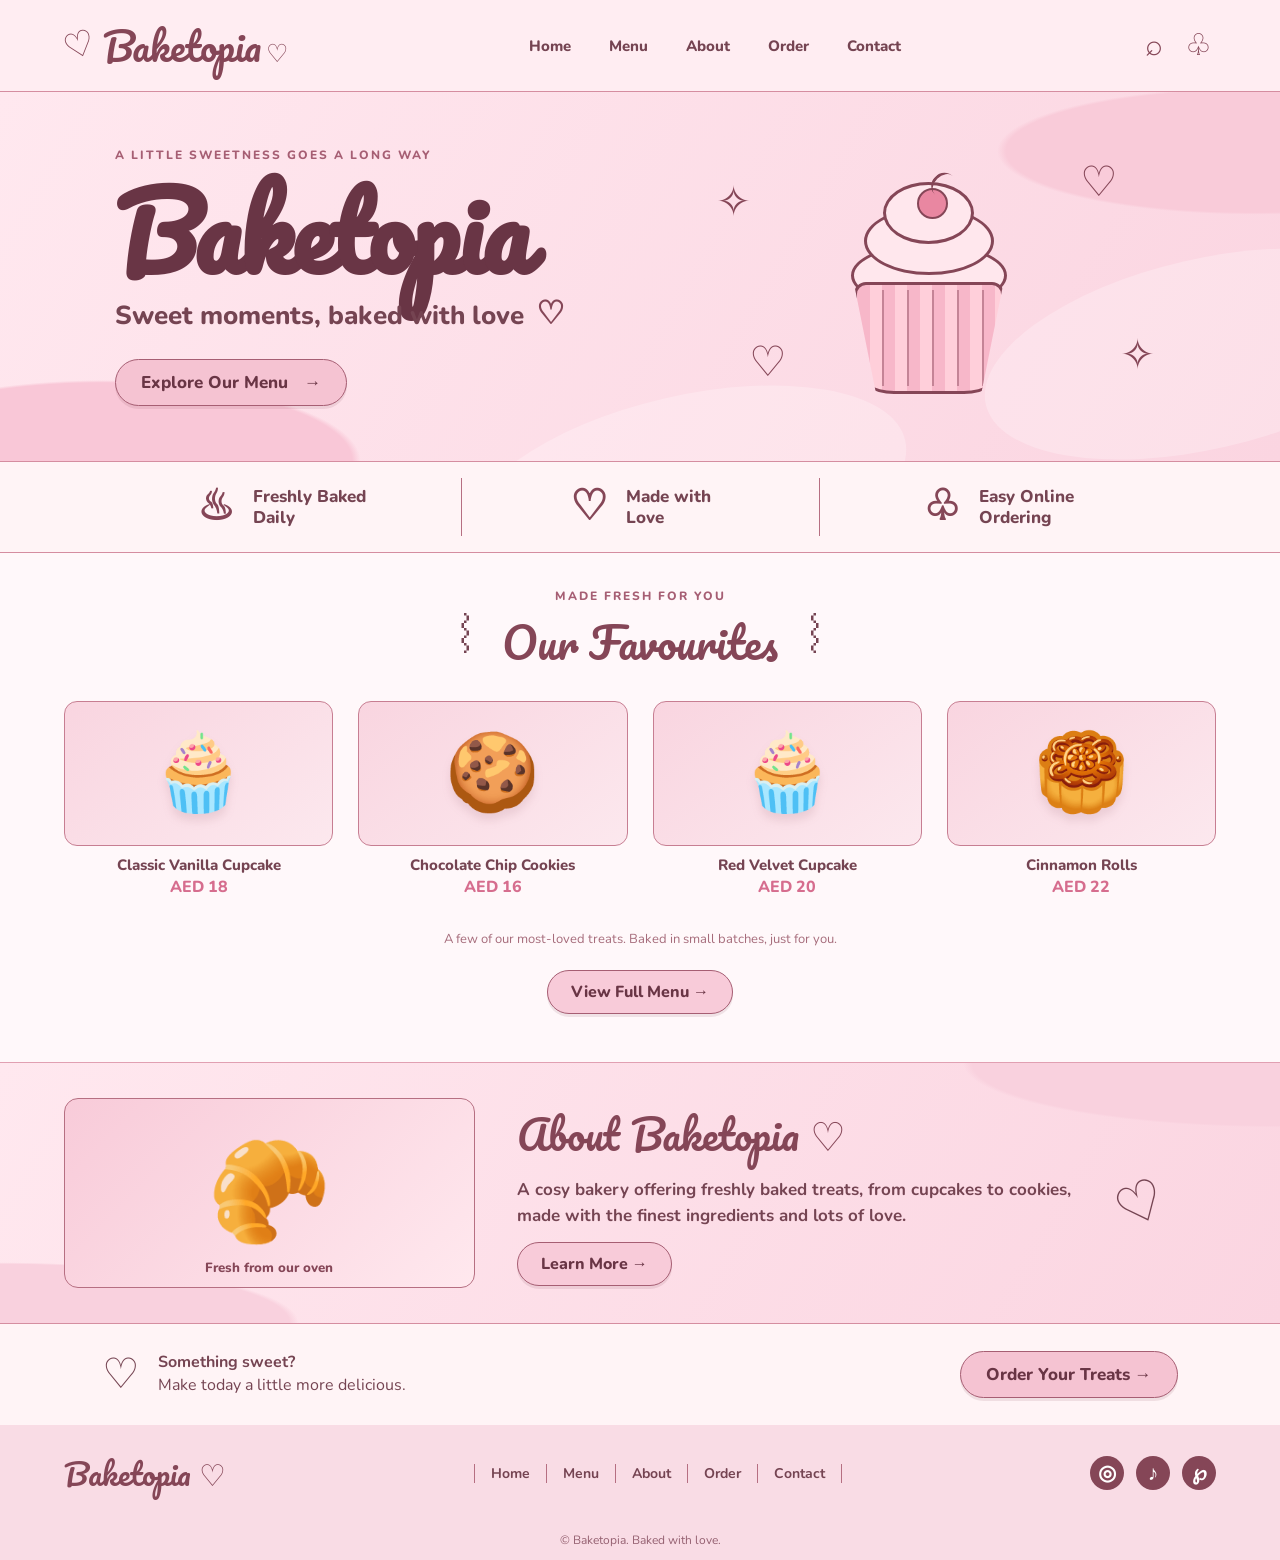
<file: index.html>
<!DOCTYPE html><html lang="en"><head><meta charset="UTF-8"><meta name="viewport" content="width=device-width, initial-scale=1.0"><meta name="description" content="Baketopia — sweet moments, baked with love."><title>Home | Baketopia</title><link rel="preconnect" href="https://fonts.googleapis.com"><link rel="preconnect" href="https://fonts.gstatic.com" crossorigin><link href="https://fonts.googleapis.com/css2?family=Nunito:wght@400;500;600;700;800&family=Pacifico&display=swap" rel="stylesheet"><link rel="stylesheet" href="style.css"><script src="script.js" defer></script></head><body data-page="home"><header class="site-header" id="home"><a class="brand" href="index.html" aria-label="Baketopia home"><span class="brand-mark">♡</span><span>Baketopia<span class="brand-heart">♡</span></span></a><button class="menu-toggle" aria-label="Open navigation" aria-expanded="false">☰</button><nav class="main-nav" aria-label="Main navigation"><a href="index.html" data-page="home">Home</a><a href="menu.html" data-page="menu">Menu</a><a href="about.html" data-page="about">About</a><a href="order.html" data-page="order">Order</a><a href="contact.html" data-page="contact">Contact</a></nav><div class="header-actions"><a class="icon-button" href="menu.html" aria-label="Browse menu">⌕</a><a class="icon-button" href="order.html" aria-label="Go to order page">♧</a></div></header><main><section class="hero"><div class="hero-copy"><p class="eyebrow">A little sweetness goes a long way</p><h1>Baketopia</h1><p class="hero-tagline">Sweet moments, baked with love <span>♡</span></p><a class="button button-dark" href="menu.html">Explore Our Menu <span>→</span></a></div><div class="hero-art" role="img" aria-label="Illustration of a pink cupcake"><span class="sparkle sparkle-one">✧</span><span class="floating-heart heart-one">♡</span><div class="cupcake"><div class="cherry"></div><div class="frosting frosting-one"></div><div class="frosting frosting-two"></div><div class="frosting frosting-three"></div><div class="cupcake-wrapper"><i></i><i></i><i></i><i></i><i></i></div></div><span class="sparkle sparkle-two">✧</span><span class="floating-heart heart-two">♡</span></div></section><section class="benefits"><div class="benefit"><span class="benefit-icon">♨</span><span>Freshly Baked<br>Daily</span></div><div class="benefit"><span class="benefit-icon">♡</span><span>Made with<br>Love</span></div><div class="benefit"><span class="benefit-icon">♧</span><span>Easy Online<br>Ordering</span></div></section><section class="favourites section-wrap"><div class="section-heading"><span class="heading-spark">〰</span><div><p class="eyebrow">Made fresh for you</p><h2>Our Favourites</h2></div><span class="heading-spark flip">〰</span></div><div class="product-grid"><article class="product-card"><div class="product-image"><span>🧁</span></div><h3>Classic Vanilla Cupcake</h3><p class="price">AED 18</p></article><article class="product-card"><div class="product-image"><span>🍪</span></div><h3>Chocolate Chip Cookies</h3><p class="price">AED 16</p></article><article class="product-card"><div class="product-image"><span>🧁</span></div><h3>Red Velvet Cupcake</h3><p class="price">AED 20</p></article><article class="product-card"><div class="product-image"><span>🥮</span></div><h3>Cinnamon Rolls</h3><p class="price">AED 22</p></article></div><p class="menu-note">A few of our most-loved treats. Baked in small batches, just for you.</p><div style="text-align:center;margin-top:22px"><a class="button" href="menu.html">View Full Menu →</a></div></section><section class="about-section"><div class="about-inner section-wrap"><div class="about-image"><span>🥐</span><small>Fresh from our oven</small></div><div class="about-copy"><h2>About Baketopia ♡</h2><p>A cosy bakery offering freshly baked treats, from cupcakes to cookies, made with the finest ingredients and lots of love.</p><a class="button" href="about.html">Learn More →</a></div><div class="rolling-pin">♡</div></div></section><section class="order-strip"><div><span>♡</span><p><strong>Something sweet?</strong><br>Make today a little more delicious.</p></div><a class="button button-dark" href="order.html">Order Your Treats →</a></section></main><footer><a class="footer-brand" href="index.html">Baketopia ♡</a><nav aria-label="Footer navigation"><a href="index.html">Home</a><a href="menu.html">Menu</a><a href="about.html">About</a><a href="order.html">Order</a><a href="contact.html">Contact</a></nav><div class="socials"><a href="contact.html" aria-label="Instagram">◎</a><a href="contact.html" aria-label="TikTok">♪</a><a href="contact.html" aria-label="Pinterest">℘</a></div><p class="copyright">© <span id="year"></span> Baketopia. Baked with love.</p></footer><div class="toast" id="toast" role="status" aria-live="polite"></div></body></html>
</file>
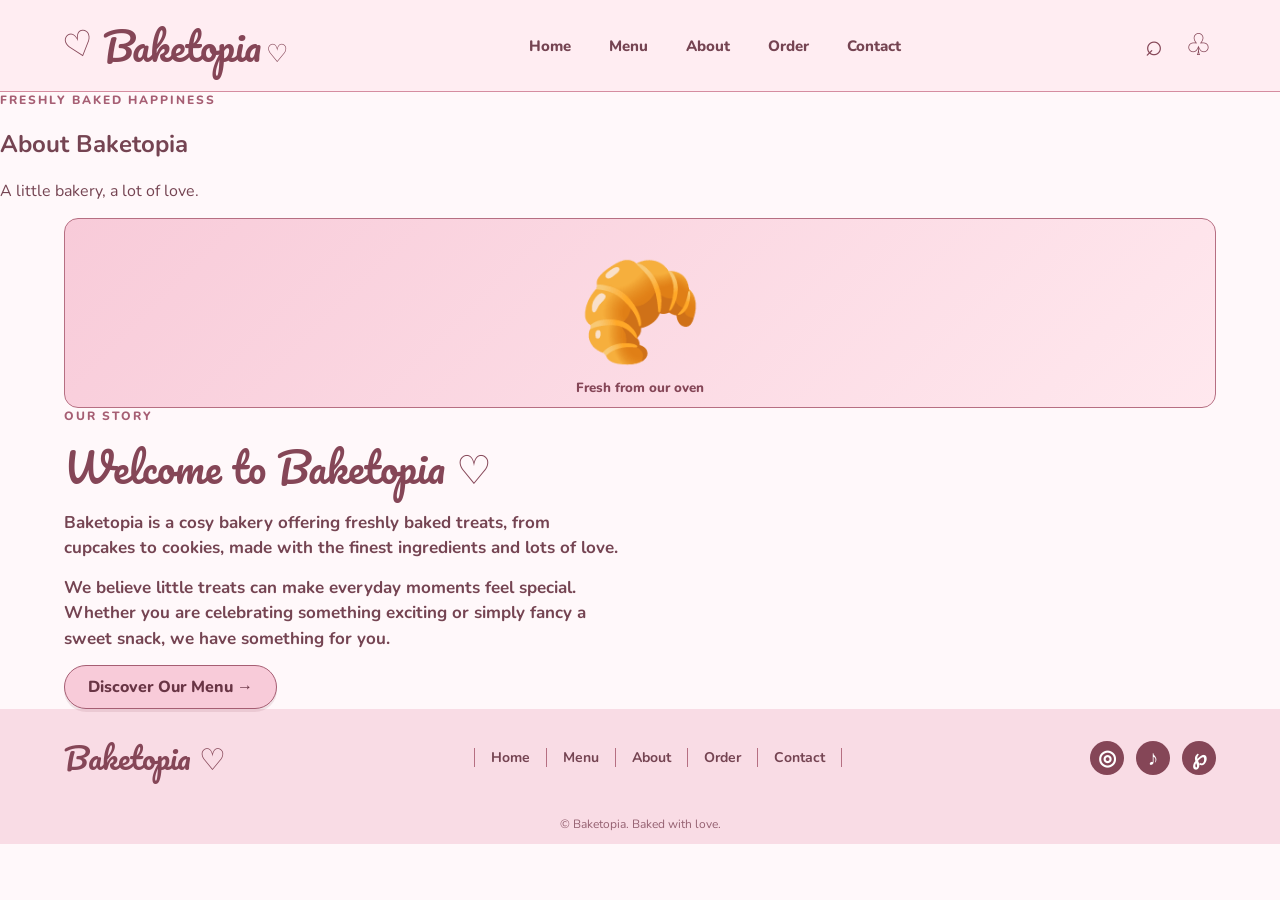
<file: about.html>
<!DOCTYPE html><html lang="en"><head><meta charset="UTF-8"><meta name="viewport" content="width=device-width, initial-scale=1.0"><meta name="description" content="Baketopia — sweet moments, baked with love."><title>About | Baketopia</title><link rel="preconnect" href="https://fonts.googleapis.com"><link rel="preconnect" href="https://fonts.gstatic.com" crossorigin><link href="https://fonts.googleapis.com/css2?family=Nunito:wght@400;500;600;700;800&family=Pacifico&display=swap" rel="stylesheet"><link rel="stylesheet" href="style.css"><script src="script.js" defer></script></head><body data-page="about"><header class="site-header" id="home"><a class="brand" href="index.html" aria-label="Baketopia home"><span class="brand-mark">♡</span><span>Baketopia<span class="brand-heart">♡</span></span></a><button class="menu-toggle" aria-label="Open navigation" aria-expanded="false">☰</button><nav class="main-nav" aria-label="Main navigation"><a href="index.html" data-page="home">Home</a><a href="menu.html" data-page="menu">Menu</a><a href="about.html" data-page="about">About</a><a href="order.html" data-page="order">Order</a><a href="contact.html" data-page="contact">Contact</a></nav><div class="header-actions"><a class="icon-button" href="menu.html" aria-label="Browse menu">⌕</a><a class="icon-button" href="order.html" aria-label="Go to order page">♧</a></div></header><main><section class="page-banner"><p class="eyebrow">Freshly baked happiness</p><h1>About Baketopia</h1><p>A little bakery, a lot of love.</p></section><section class="section-wrap page-section about-page"><div class="about-image"><span>🥐</span><small>Fresh from our oven</small></div><div class="about-copy"><p class="eyebrow">Our story</p><h2>Welcome to Baketopia ♡</h2><p>Baketopia is a cosy bakery offering freshly baked treats, from cupcakes to cookies, made with the finest ingredients and lots of love.</p><p>We believe little treats can make everyday moments feel special. Whether you are celebrating something exciting or simply fancy a sweet snack, we have something for you.</p><a class="button" href="menu.html">Discover Our Menu →</a></div></section></main><footer><a class="footer-brand" href="index.html">Baketopia ♡</a><nav aria-label="Footer navigation"><a href="index.html">Home</a><a href="menu.html">Menu</a><a href="about.html">About</a><a href="order.html">Order</a><a href="contact.html">Contact</a></nav><div class="socials"><a href="contact.html" aria-label="Instagram">◎</a><a href="contact.html" aria-label="TikTok">♪</a><a href="contact.html" aria-label="Pinterest">℘</a></div><p class="copyright">© <span id="year"></span> Baketopia. Baked with love.</p></footer><div class="toast" id="toast" role="status" aria-live="polite"></div></body></html>
</file>
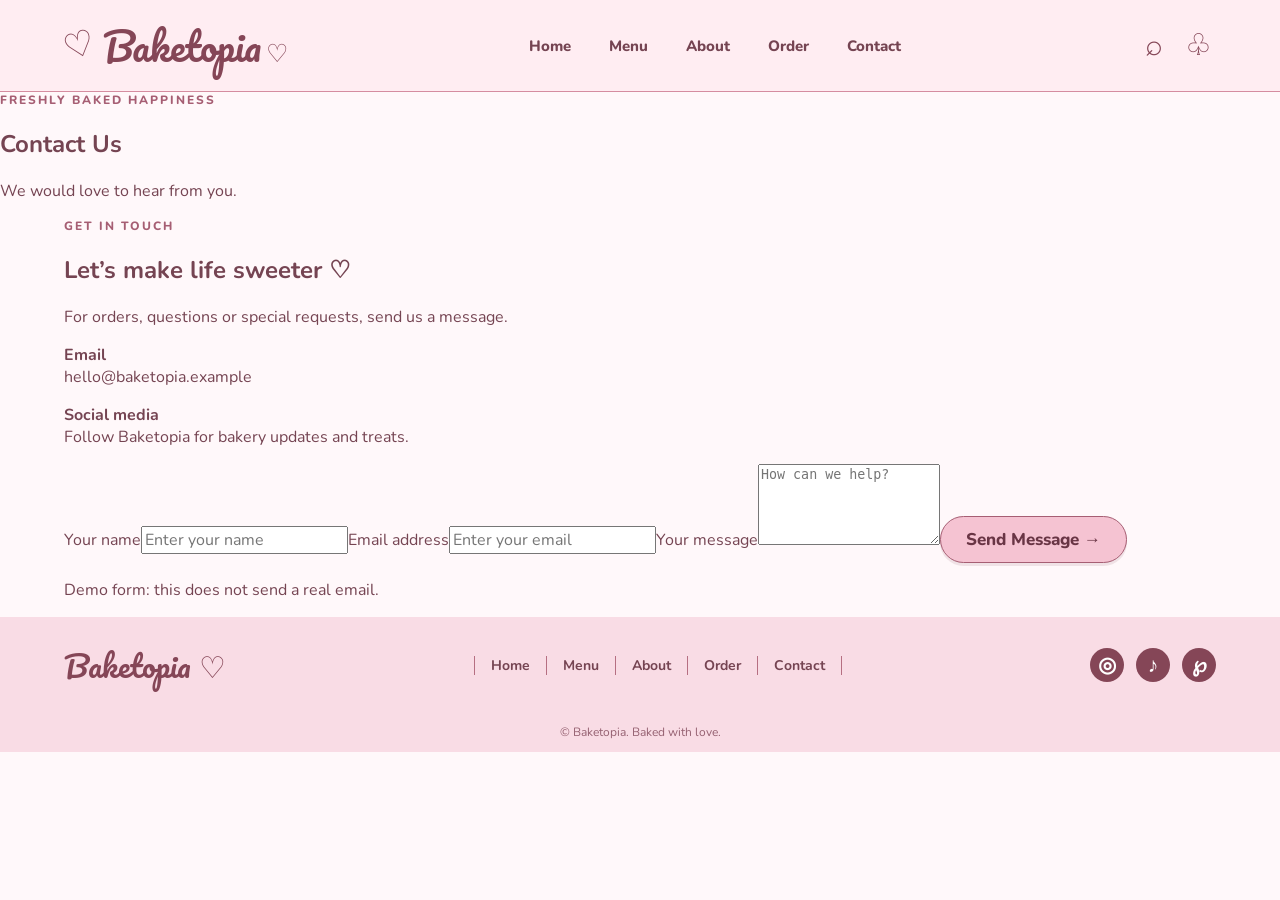
<file: contact.html>
<!DOCTYPE html><html lang="en"><head><meta charset="UTF-8"><meta name="viewport" content="width=device-width, initial-scale=1.0"><meta name="description" content="Baketopia — sweet moments, baked with love."><title>Contact | Baketopia</title><link rel="preconnect" href="https://fonts.googleapis.com"><link rel="preconnect" href="https://fonts.gstatic.com" crossorigin><link href="https://fonts.googleapis.com/css2?family=Nunito:wght@400;500;600;700;800&family=Pacifico&display=swap" rel="stylesheet"><link rel="stylesheet" href="style.css"><script src="script.js" defer></script></head><body data-page="contact"><header class="site-header" id="home"><a class="brand" href="index.html" aria-label="Baketopia home"><span class="brand-mark">♡</span><span>Baketopia<span class="brand-heart">♡</span></span></a><button class="menu-toggle" aria-label="Open navigation" aria-expanded="false">☰</button><nav class="main-nav" aria-label="Main navigation"><a href="index.html" data-page="home">Home</a><a href="menu.html" data-page="menu">Menu</a><a href="about.html" data-page="about">About</a><a href="order.html" data-page="order">Order</a><a href="contact.html" data-page="contact">Contact</a></nav><div class="header-actions"><a class="icon-button" href="menu.html" aria-label="Browse menu">⌕</a><a class="icon-button" href="order.html" aria-label="Go to order page">♧</a></div></header><main><section class="page-banner"><p class="eyebrow">Freshly baked happiness</p><h1>Contact Us</h1><p>We would love to hear from you.</p></section><section class="section-wrap page-section contact-layout"><div><p class="eyebrow">Get in touch</p><h2>Let’s make life sweeter ♡</h2><p>For orders, questions or special requests, send us a message.</p><p><strong>Email</strong><br><a href="mailto:hello@baketopia.example">hello@baketopia.example</a></p><p><strong>Social media</strong><br>Follow Baketopia for bakery updates and treats.</p></div><form class="contact-form" id="contact-form"><label for="name">Your name</label><input id="name" required placeholder="Enter your name"><label for="email">Email address</label><input id="email" type="email" required placeholder="Enter your email"><label for="message">Your message</label><textarea id="message" rows="5" required placeholder="How can we help?"></textarea><button class="button button-dark" type="submit">Send Message →</button><p class="fine-print">Demo form: this does not send a real email.</p></form></section></main><footer><a class="footer-brand" href="index.html">Baketopia ♡</a><nav aria-label="Footer navigation"><a href="index.html">Home</a><a href="menu.html">Menu</a><a href="about.html">About</a><a href="order.html">Order</a><a href="contact.html">Contact</a></nav><div class="socials"><a href="contact.html" aria-label="Instagram">◎</a><a href="contact.html" aria-label="TikTok">♪</a><a href="contact.html" aria-label="Pinterest">℘</a></div><p class="copyright">© <span id="year"></span> Baketopia. Baked with love.</p></footer><div class="toast" id="toast" role="status" aria-live="polite"></div></body></html>
</file>
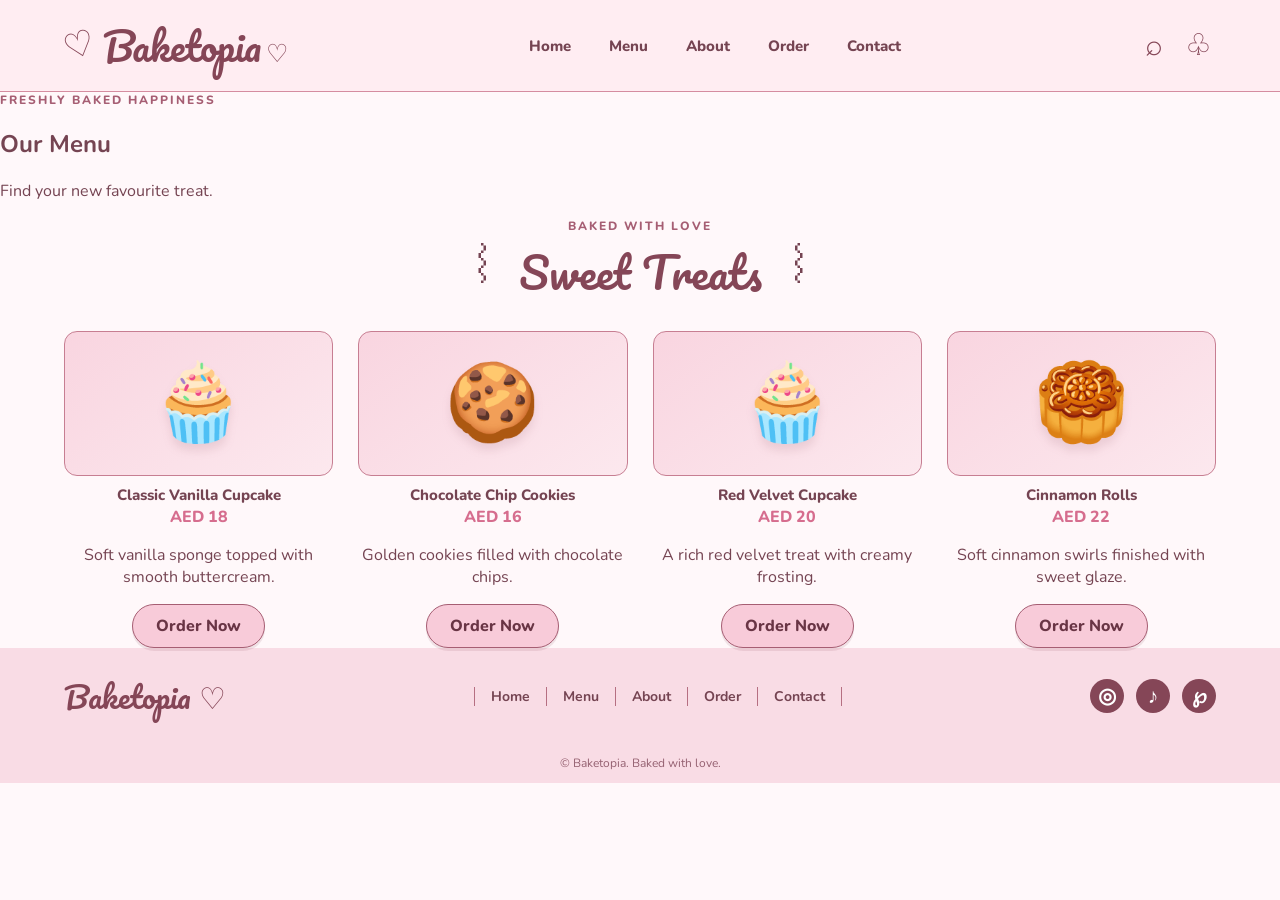
<file: menu.html>
<!DOCTYPE html><html lang="en"><head><meta charset="UTF-8"><meta name="viewport" content="width=device-width, initial-scale=1.0"><meta name="description" content="Baketopia — sweet moments, baked with love."><title>Menu | Baketopia</title><link rel="preconnect" href="https://fonts.googleapis.com"><link rel="preconnect" href="https://fonts.gstatic.com" crossorigin><link href="https://fonts.googleapis.com/css2?family=Nunito:wght@400;500;600;700;800&family=Pacifico&display=swap" rel="stylesheet"><link rel="stylesheet" href="style.css"><script src="script.js" defer></script></head><body data-page="menu"><header class="site-header" id="home"><a class="brand" href="index.html" aria-label="Baketopia home"><span class="brand-mark">♡</span><span>Baketopia<span class="brand-heart">♡</span></span></a><button class="menu-toggle" aria-label="Open navigation" aria-expanded="false">☰</button><nav class="main-nav" aria-label="Main navigation"><a href="index.html" data-page="home">Home</a><a href="menu.html" data-page="menu">Menu</a><a href="about.html" data-page="about">About</a><a href="order.html" data-page="order">Order</a><a href="contact.html" data-page="contact">Contact</a></nav><div class="header-actions"><a class="icon-button" href="menu.html" aria-label="Browse menu">⌕</a><a class="icon-button" href="order.html" aria-label="Go to order page">♧</a></div></header><main><section class="page-banner"><p class="eyebrow">Freshly baked happiness</p><h1>Our Menu</h1><p>Find your new favourite treat.</p></section><section class="section-wrap page-section"><div class="section-heading"><span class="heading-spark">〰</span><div><p class="eyebrow">Baked with love</p><h2>Sweet Treats</h2></div><span class="heading-spark flip">〰</span></div><div class="product-grid"><article class="product-card"><div class="product-image"><span>🧁</span></div><h3>Classic Vanilla Cupcake</h3><p class="price">AED 18</p><p class="description">Soft vanilla sponge topped with smooth buttercream.</p><a class="button" href="order.html">Order Now</a></article><article class="product-card"><div class="product-image"><span>🍪</span></div><h3>Chocolate Chip Cookies</h3><p class="price">AED 16</p><p class="description">Golden cookies filled with chocolate chips.</p><a class="button" href="order.html">Order Now</a></article><article class="product-card"><div class="product-image"><span>🧁</span></div><h3>Red Velvet Cupcake</h3><p class="price">AED 20</p><p class="description">A rich red velvet treat with creamy frosting.</p><a class="button" href="order.html">Order Now</a></article><article class="product-card"><div class="product-image"><span>🥮</span></div><h3>Cinnamon Rolls</h3><p class="price">AED 22</p><p class="description">Soft cinnamon swirls finished with sweet glaze.</p><a class="button" href="order.html">Order Now</a></article></div></section></main><footer><a class="footer-brand" href="index.html">Baketopia ♡</a><nav aria-label="Footer navigation"><a href="index.html">Home</a><a href="menu.html">Menu</a><a href="about.html">About</a><a href="order.html">Order</a><a href="contact.html">Contact</a></nav><div class="socials"><a href="contact.html" aria-label="Instagram">◎</a><a href="contact.html" aria-label="TikTok">♪</a><a href="contact.html" aria-label="Pinterest">℘</a></div><p class="copyright">© <span id="year"></span> Baketopia. Baked with love.</p></footer><div class="toast" id="toast" role="status" aria-live="polite"></div></body></html>
</file>
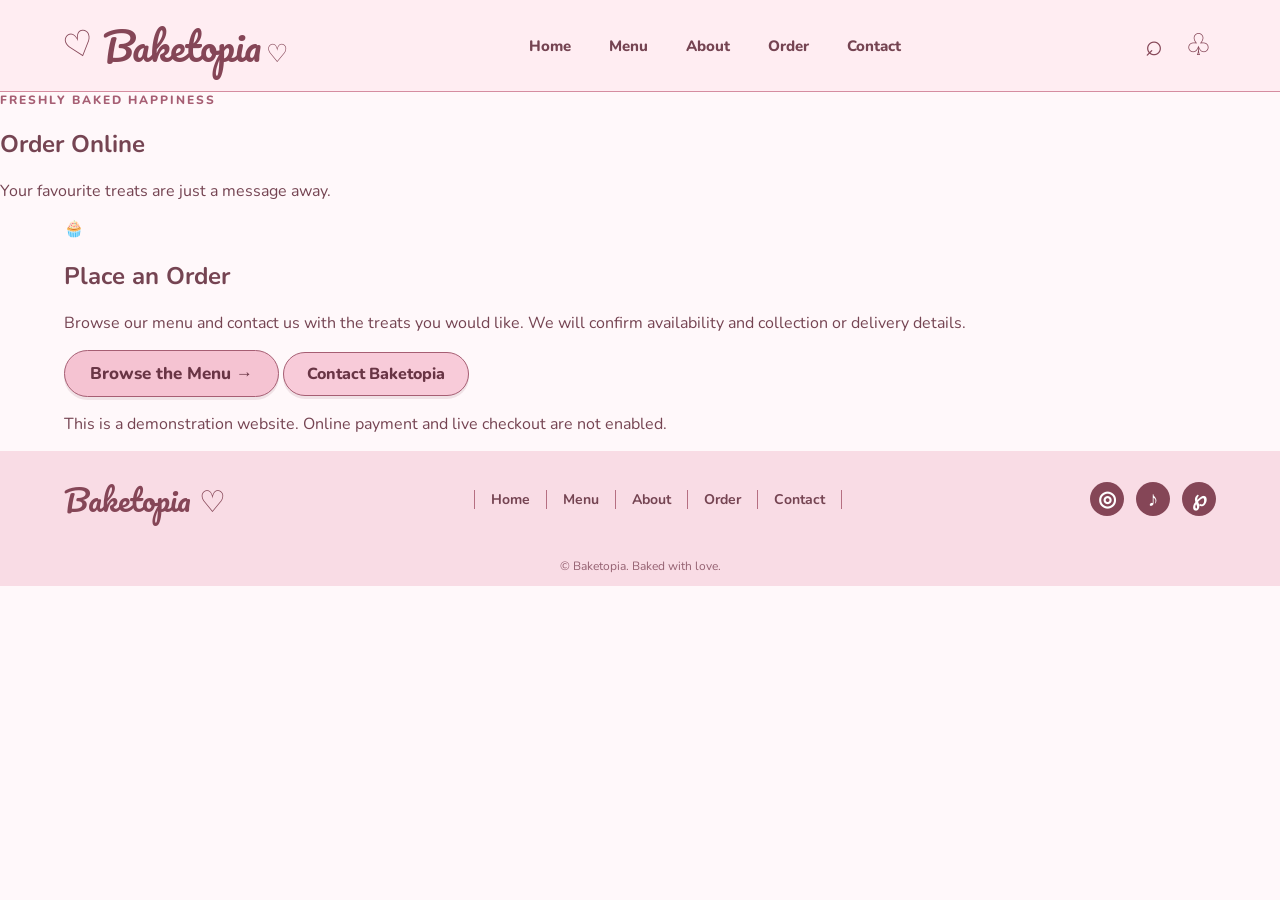
<file: order.html>
<!DOCTYPE html><html lang="en"><head><meta charset="UTF-8"><meta name="viewport" content="width=device-width, initial-scale=1.0"><meta name="description" content="Baketopia — sweet moments, baked with love."><title>Order | Baketopia</title><link rel="preconnect" href="https://fonts.googleapis.com"><link rel="preconnect" href="https://fonts.gstatic.com" crossorigin><link href="https://fonts.googleapis.com/css2?family=Nunito:wght@400;500;600;700;800&family=Pacifico&display=swap" rel="stylesheet"><link rel="stylesheet" href="style.css"><script src="script.js" defer></script></head><body data-page="order"><header class="site-header" id="home"><a class="brand" href="index.html" aria-label="Baketopia home"><span class="brand-mark">♡</span><span>Baketopia<span class="brand-heart">♡</span></span></a><button class="menu-toggle" aria-label="Open navigation" aria-expanded="false">☰</button><nav class="main-nav" aria-label="Main navigation"><a href="index.html" data-page="home">Home</a><a href="menu.html" data-page="menu">Menu</a><a href="about.html" data-page="about">About</a><a href="order.html" data-page="order">Order</a><a href="contact.html" data-page="contact">Contact</a></nav><div class="header-actions"><a class="icon-button" href="menu.html" aria-label="Browse menu">⌕</a><a class="icon-button" href="order.html" aria-label="Go to order page">♧</a></div></header><main><section class="page-banner"><p class="eyebrow">Freshly baked happiness</p><h1>Order Online</h1><p>Your favourite treats are just a message away.</p></section><section class="section-wrap page-section order-page"><div class="order-card"><div class="order-icon">🧁</div><h2>Place an Order</h2><p>Browse our menu and contact us with the treats you would like. We will confirm availability and collection or delivery details.</p><a class="button button-dark" href="menu.html">Browse the Menu →</a> <a class="button" href="contact.html">Contact Baketopia</a><p class="fine-print">This is a demonstration website. Online payment and live checkout are not enabled.</p></div></section></main><footer><a class="footer-brand" href="index.html">Baketopia ♡</a><nav aria-label="Footer navigation"><a href="index.html">Home</a><a href="menu.html">Menu</a><a href="about.html">About</a><a href="order.html">Order</a><a href="contact.html">Contact</a></nav><div class="socials"><a href="contact.html" aria-label="Instagram">◎</a><a href="contact.html" aria-label="TikTok">♪</a><a href="contact.html" aria-label="Pinterest">℘</a></div><p class="copyright">© <span id="year"></span> Baketopia. Baked with love.</p></footer><div class="toast" id="toast" role="status" aria-live="polite"></div></body></html>
</file>
<file: style.css>
:root {
  --pink-50: #fff8fa;
  --pink-100: #ffedf2;
  --pink-200: #fbd4df;
  --pink-300: #f4b7ca;
  --pink-500: #df7897;
  --wine: #854657;
  --wine-dark: #693545;
  --ink: #754452;
  --cream: #fffaf7;
  --shadow: 0 12px 35px rgba(133, 70, 87, .10);
}
* { box-sizing: border-box; }
html { scroll-behavior: smooth; scroll-padding-top: 90px; }
body { margin: 0; color: var(--ink); background: var(--pink-50); font-family: "Nunito", sans-serif; }
a { color: inherit; text-decoration: none; }
button, input { font: inherit; }
button { cursor: pointer; }
.site-header { min-height: 88px; padding: 12px clamp(20px, 5vw, 72px); display: flex; align-items: center; justify-content: space-between; gap: 28px; background: rgba(255, 237, 242, .96); border-bottom: 1px solid #d58da0; position: sticky; top: 0; z-index: 20; backdrop-filter: blur(12px); }
.brand, .footer-brand { font-family: "Pacifico", cursive; font-size: clamp(25px, 3vw, 38px); color: var(--wine); white-space: nowrap; }
.brand { display: flex; align-items: center; gap: 8px; }
.brand-mark { font-family: "Nunito", sans-serif; font-size: 35px; transform: rotate(-18deg); }
.brand-heart { font-family: "Nunito", sans-serif; font-size: 25px; margin-left: 5px; }
.main-nav, footer nav { display: flex; align-items: center; gap: clamp(17px, 3vw, 38px); }
.main-nav a { font-weight: 800; font-size: 15px; padding: 9px 0; position: relative; }
.main-nav a::after { content: ""; position: absolute; left: 0; bottom: 2px; width: 0; height: 2px; background: var(--pink-500); transition: width .2s; }
.main-nav a:hover::after, .main-nav a.active::after { width: 100%; }
.header-actions { display: flex; align-items: center; gap: 14px; }
.icon-button { border: 0; background: transparent; color: var(--wine); font-size: 30px; position: relative; padding: 4px; }
.cart-count { position: absolute; top: 0; right: -5px; width: 18px; height: 18px; display: grid; place-items: center; border-radius: 50%; background: var(--pink-500); color: white; font-size: 11px; font-weight: 800; }
.menu-toggle { display: none; border: 0; background: transparent; color: var(--wine); font-size: 25px; }
.hero { min-height: 350px; padding: 55px clamp(25px, 9vw, 135px); display: grid; grid-template-columns: 1.1fr .9fr; align-items: center; overflow: hidden; position: relative; background: radial-gradient(ellipse at 8% 100%, #f9c7d7 0 15%, transparent 15.5%), radial-gradient(ellipse at 98% 16%, #f9cbd9 0 14%, transparent 14.5%), linear-gradient(120deg, #ffe8ef, #fbd5e1); border-bottom: 1px solid #d58da0; }
.hero::before, .hero::after { content: ""; position: absolute; border-radius: 50%; background: rgba(255,255,255,.24); width: 450px; height: 190px; transform: rotate(-13deg); }
.hero::before { left: 36%; bottom: -125px; } .hero::after { right: -150px; bottom: 12px; }
.hero-copy { z-index: 1; }
.eyebrow { margin: 0 0 8px; color: #a65e73; font-size: 12px; font-weight: 800; letter-spacing: 2px; text-transform: uppercase; }
.hero h1 { font-family: "Pacifico", cursive; font-size: clamp(58px, 8vw, 105px); line-height: 1.18; margin: 0; color: var(--wine-dark); letter-spacing: -2px; }
.hero-tagline { margin: 0 0 24px; font-size: clamp(18px, 2.3vw, 26px); font-weight: 800; }
.hero-tagline span { color: var(--wine); font-size: 32px; margin-left: 5px; }
.button { border: 1.5px solid #a65e73; border-radius: 28px; background: #f8cbd9; color: var(--wine-dark); padding: 10px 23px; font-weight: 800; display: inline-flex; align-items: center; justify-content: center; gap: 16px; transition: transform .2s, box-shadow .2s, background .2s; box-shadow: 0 3px 0 rgba(133,70,87,.12); }
.button:hover { transform: translateY(-2px); background: #f5b8cb; box-shadow: 0 6px 14px rgba(133,70,87,.15); }
.button-dark { background: #f5c3d2; font-size: 17px; padding: 11px 25px; }
.hero-art { height: 255px; position: relative; display: grid; place-items: center; z-index: 1; }
.cupcake { position: relative; width: 190px; height: 210px; margin-top: 25px; }
.cupcake-wrapper { position: absolute; bottom: 0; left: 20px; width: 150px; height: 112px; background: repeating-linear-gradient(90deg, #f7b7c9 0 13px, #ffcfda 13px 25px); border: 3px solid var(--wine); border-radius: 12px 12px 40px 40px / 12px 12px 27px 27px; clip-path: polygon(0 0,100% 0,85% 100%,15% 100%); }
.cupcake-wrapper i { position: absolute; top: 5px; bottom: 5px; width: 2px; background: rgba(133,70,87,.45); } .cupcake-wrapper i:nth-child(1){left:25px}.cupcake-wrapper i:nth-child(2){left:50px}.cupcake-wrapper i:nth-child(3){left:75px}.cupcake-wrapper i:nth-child(4){left:100px}.cupcake-wrapper i:nth-child(5){left:125px}
.frosting { position: absolute; left: 17px; width: 156px; border: 3px solid var(--wine); background: #ffe7ed; border-radius: 50%; }
.frosting-one { height: 65px; bottom: 86px; } .frosting-two { height: 68px; bottom: 119px; left: 30px; width: 130px; } .frosting-three { height: 62px; bottom: 150px; left: 49px; width: 91px; }
.cherry { position: absolute; z-index: 2; width: 31px; height: 31px; border-radius: 50%; background: #e987a1; border: 2px solid var(--wine); top: 4px; left: 83px; }
.cherry::before { content: ""; position: absolute; width: 26px; height: 22px; border-top: 3px solid var(--wine); border-radius: 50%; transform: rotate(-45deg); top: -17px; left: 12px; }
.sparkle, .floating-heart { position: absolute; color: var(--wine); font-size: 42px; }.sparkle-one{left:5%;top:10%}.sparkle-two{right:2%;bottom:8%}.heart-one{right:10%;top:2%}.heart-two{left:12%;bottom:5%}
.benefits { display: grid; grid-template-columns: repeat(3, 1fr); background: #fff4f6; border-bottom: 1px solid #d58da0; padding: 16px clamp(20px, 8vw, 115px); }
.benefit { display: flex; justify-content: center; align-items: center; gap: 18px; min-height: 58px; font-weight: 800; font-size: 17px; line-height: 1.25; }
.benefit + .benefit { border-left: 1px solid #b66f82; }.benefit-icon { font-size: 42px; color: var(--wine); }
.section-wrap { width: min(1160px, 90%); margin: auto; }
.favourites { padding: 35px 0 48px; }
.section-heading { display: flex; align-items: center; justify-content: center; gap: 20px; text-align: center; margin-bottom: 22px; }
.section-heading h2, .about-copy h2 { font-family: "Pacifico", cursive; font-weight: 400; font-size: clamp(30px, 4vw, 43px); margin: 0; color: var(--wine); }
.section-heading .eyebrow { margin-bottom: 0; }.heading-spark { font-size: 40px; transform: rotate(90deg); }.heading-spark.flip { transform: rotate(-90deg); }
.product-grid { display: grid; grid-template-columns: repeat(4, 1fr); gap: 25px; }
.product-card { text-align: center; min-width: 0; }
.product-image { height: 145px; border: 1.5px solid #c77e92; border-radius: 13px; background: linear-gradient(145deg, #f9d5e0, #fce8ee); display: grid; place-items: center; overflow: hidden; }
.product-image span { font-size: 76px; filter: drop-shadow(0 7px 4px rgba(133,70,87,.13)); transition: transform .2s; }.product-card:hover .product-image span { transform: scale(1.1) rotate(-4deg); }
.cookie-photo { background: radial-gradient(circle at 30% 35%, #e8ad83 0 7%, transparent 8%), radial-gradient(circle at 65% 60%, #a96850 0 6%, transparent 7%), linear-gradient(145deg,#f8d4d9,#fbe9e8); }
.product-card h3 { font-size: 15px; margin: 9px 0 1px; font-weight: 800; }.price { color: #d66d8e; font-size: 16px; font-weight: 800; margin: 0 0 8px; }
.add-button { padding: 7px 24px; min-width: 125px; font-size: 14px; }
.menu-note { text-align: center; font-size: 13px; color: #a66c7b; margin: 24px 0 0; }
.about-section { background: radial-gradient(ellipse at 0% 100%, #f9d1de 0 16%, transparent 16.5%), radial-gradient(ellipse at 100% 0%, #f9d1de 0 17%, transparent 17.5%), linear-gradient(120deg,#ffe8ef,#fbd5e1); padding: 35px 0; border-top: 1px solid #e1a0b2; border-bottom: 1px solid #d58da0; }
.about-inner { display: grid; grid-template-columns: 1fr 1.35fr .25fr; align-items: center; gap: 42px; }
.about-image { min-height: 190px; border: 1.5px solid #b66f82; border-radius: 14px; background: linear-gradient(135deg,#f8cbd9,#ffe8ee); display: grid; place-items: center; position: relative; overflow: hidden; }
.about-image span { font-size: 100px; }.about-image small { position: absolute; bottom: 10px; font-weight: 800; color: var(--wine); }
.about-copy h2 { font-size: clamp(28px, 3.5vw, 40px); }.about-copy h2 span { font-family: "Nunito"; font-size: 27px; }
.about-copy > p:not(.eyebrow) { font-size: 17px; line-height: 1.5; font-weight: 700; margin: 8px 0 14px; max-width: 560px; }
.rolling-pin { font-size: 55px; transform: rotate(-25deg); }
.order-strip { padding: 22px 8%; display: flex; justify-content: space-between; align-items: center; gap: 20px; background: #fff4f6; }.order-strip > div { display: flex; align-items: center; gap: 18px; }.order-strip > div > span { font-size: 42px; }.order-strip p { margin: 0; line-height: 1.45; }
footer { background: #f9dce5; padding: 22px clamp(20px, 5vw, 72px) 12px; display: grid; grid-template-columns: auto 1fr auto; align-items: center; gap: 28px; }
.footer-brand { font-size: 30px; } footer nav { justify-content: center; gap: 0; } footer nav a { padding: 0 16px; border-left: 1px solid #b66f82; font-size: 14px; font-weight: 700; } footer nav a:last-child { border-right: 1px solid #b66f82; }
.socials { display: flex; gap: 12px; }.socials a { width: 34px; height: 34px; display: grid; place-items: center; border-radius: 50%; background: var(--wine); color: white; font-size: 21px; font-weight: 800; }
.copyright { grid-column: 1 / -1; text-align: center; margin: 4px 0 0; font-size: 12px; color: #956171; }
.overlay { position: fixed; inset: 0; background: rgba(74,35,48,.28); opacity: 0; visibility: hidden; transition: .25s; z-index: 29; }.overlay.visible { opacity: 1; visibility: visible; }
.cart-panel { position: fixed; z-index: 31; top: 0; right: 0; height: 100%; width: min(410px, 92vw); background: var(--cream); padding: 25px; box-shadow: var(--shadow); transform: translateX(105%); transition: transform .3s; display: flex; flex-direction: column; }.cart-panel.open { transform: translateX(0); }
.cart-header { display: flex; justify-content: space-between; align-items: center; border-bottom: 1px solid var(--pink-200); }.cart-header h2 { font-family: "Pacifico"; font-weight: 400; }.panel-close { border: 0; background: transparent; font-size: 30px; color: var(--wine); }
.cart-items { flex: 1; overflow: auto; padding: 15px 0; }.empty-cart { color: #a77b88; text-align: center; margin-top: 55px; }
.cart-row { display: grid; grid-template-columns: 1fr auto; gap: 8px; padding: 13px 0; border-bottom: 1px solid var(--pink-200); }.cart-row strong { display: block; }.cart-row small { color: #a66c7b; }.quantity { display: flex; align-items: center; gap: 9px; }.quantity button { border: 1px solid var(--pink-300); background: var(--pink-100); border-radius: 50%; width: 25px; height: 25px; color: var(--wine); }
.cart-footer { border-top: 1px solid var(--pink-200); padding-top: 15px; }.cart-footer p { display: flex; justify-content: space-between; font-size: 18px; }.checkout-button { width: 100%; }.cart-footer small { display: block; text-align: center; margin-top: 10px; color: #a77b88; }
.search-panel { position: fixed; inset: 0 0 auto; z-index: 32; padding: 25px; background: #fff8fa; box-shadow: var(--shadow); transform: translateY(-120%); transition: transform .25s; }.search-panel.open { transform: translateY(0); }.panel-content { max-width: 650px; margin: auto; position: relative; display: grid; gap: 8px; }.panel-content label { font-weight: 800; }.panel-content input { border: 1px solid var(--pink-300); border-radius: 24px; padding: 12px 45px 12px 16px; outline-color: var(--pink-500); }.panel-content .panel-close { position: absolute; right: 5px; bottom: 4px; }
.toast { position: fixed; z-index: 40; bottom: 25px; left: 50%; transform: translate(-50%, 20px); opacity: 0; pointer-events: none; background: var(--wine-dark); color: white; padding: 11px 20px; border-radius: 25px; box-shadow: var(--shadow); transition: .25s; white-space: nowrap; }.toast.show { opacity: 1; transform: translate(-50%, 0); }
@media (max-width: 850px) {
  .site-header { gap: 12px; }.main-nav { gap: 15px; }.main-nav a { font-size: 13px; }
  .product-grid { grid-template-columns: repeat(2, 1fr); row-gap: 28px; }.about-inner { grid-template-columns: .9fr 1.1fr; gap: 25px; }.rolling-pin { display: none; }
  footer { grid-template-columns: 1fr auto; } footer nav { grid-column: 1 / -1; grid-row: 2; order: 3; flex-wrap: wrap; } .socials { justify-self: end; }
}
@media (max-width: 620px) {
  .site-header { min-height: 72px; }.brand { font-size: 27px; }.brand-mark { display: none; }.menu-toggle { display: block; margin-left: auto; order: 2; }.header-actions { order: 3; }.main-nav { display: none; position: absolute; top: 71px; left: 0; right: 0; padding: 16px 24px 20px; background: #fff1f5; flex-direction: column; align-items: flex-start; box-shadow: var(--shadow); }.main-nav.open { display: flex; }.main-nav a { font-size: 15px; }
  .hero { grid-template-columns: 1fr; text-align: center; padding: 40px 20px 20px; }.hero h1 { font-size: 66px; }.hero-art { height: 220px; }.cupcake { transform: scale(.85); }
  .benefits { padding: 12px 10px; }.benefit { gap: 7px; font-size: 12px; }.benefit-icon { font-size: 28px; }
  .section-wrap { width: 90%; }.favourites { padding: 28px 0 35px; }.product-grid { gap: 20px 12px; }.product-image { height: 125px; }.product-image span { font-size: 63px; }.product-card h3 { font-size: 13px; }.add-button { min-width: 0; padding: 7px 15px; }
  .about-inner { grid-template-columns: 1fr; }.about-image { min-height: 155px; }.about-copy { text-align: center; }.about-copy > p:not(.eyebrow) { font-size: 15px; }
  .order-strip { flex-direction: column; text-align: center; }.order-strip > div { flex-direction: column; gap: 5px; }
  footer { text-align: center; grid-template-columns: 1fr; gap: 12px; }.footer-brand { justify-self: center; }footer nav { grid-column: auto; grid-row: auto; gap: 8px; }footer nav a { padding: 0 9px; font-size: 12px; }.socials { justify-self: center; }.copyright { grid-column: auto; }
}
</file>
